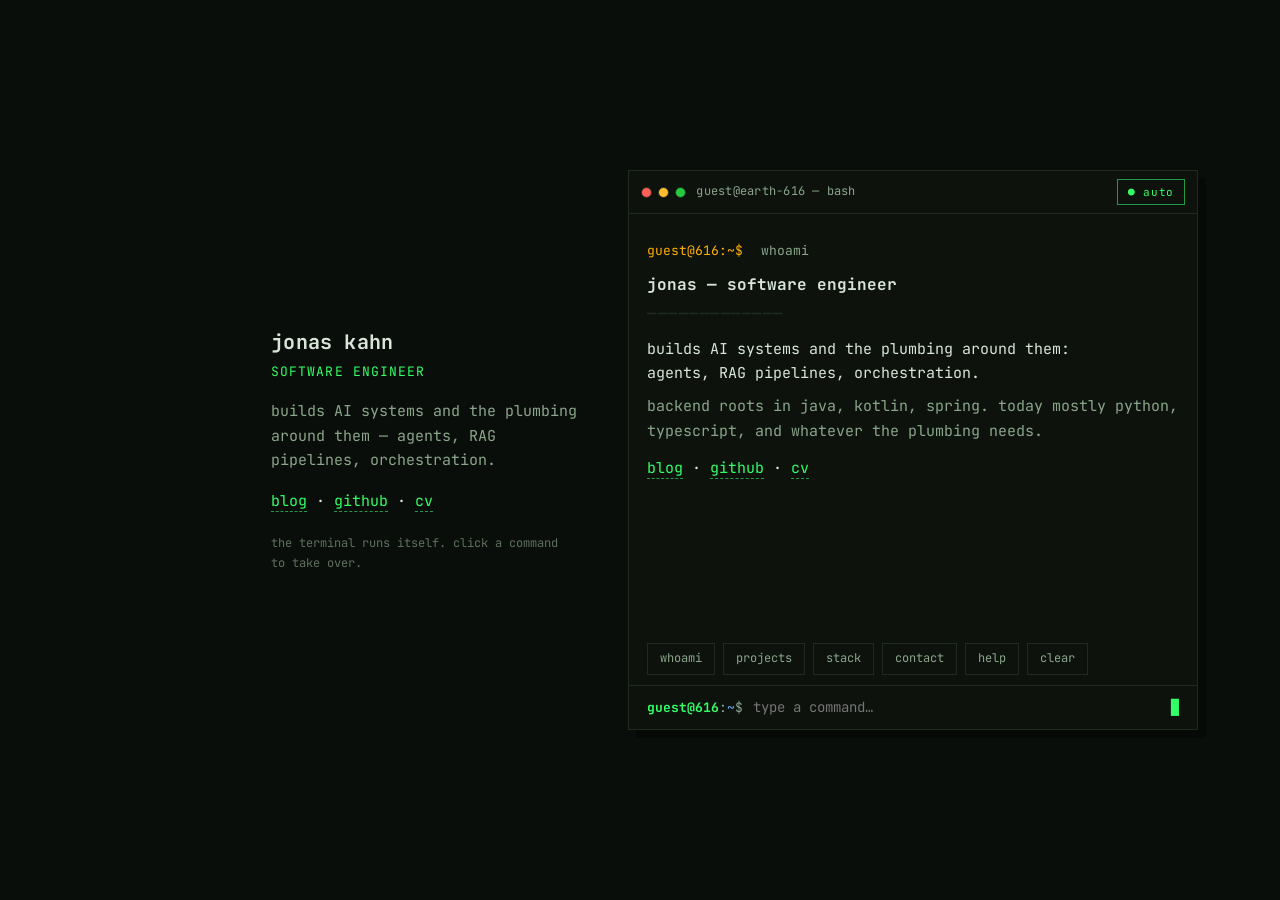
<file: index.html>
<!DOCTYPE html>
<html lang="en">
<head>
<meta charset="UTF-8">
<meta name="viewport" content="width=device-width, initial-scale=1.0">
<title>Jonas Kahn — software engineer</title>
<meta name="description" content="Jonas Kahn (jonaskahn) — software engineer. Builds AI systems and the plumbing around them: agents, RAG pipelines, orchestration. Open source: AskTube, EasyKey and others.">
<meta name="author" content="Jonas Kahn">
<meta name="robots" content="index, follow">
<meta name="theme-color" content="#0a0e0a">
<link rel="canonical" href="https://jonaskahn.github.io/jonaskahn/">
<link rel="icon" href="https://github.com/jonaskahn.png" type="image/png">
<meta property="og:type" content="website">
<meta property="og:site_name" content="Jonas Kahn">
<meta property="og:title" content="Jonas Kahn — software engineer">
<meta property="og:description" content="Builds AI systems and the plumbing around them — agents, RAG pipelines, orchestration.">
<meta property="og:url" content="https://jonaskahn.github.io/jonaskahn/">
<meta property="og:image" content="https://github.com/jonaskahn.png">
<meta name="twitter:card" content="summary">
<meta name="twitter:title" content="Jonas Kahn — software engineer">
<meta name="twitter:description" content="Builds AI systems and the plumbing around them — agents, RAG pipelines, orchestration.">
<meta name="twitter:image" content="https://github.com/jonaskahn.png">
<script type="application/ld+json">
{"@context":"https://schema.org","@type":"Person","name":"Jonas Kahn","alternateName":"jonaskahn","url":"https://jonaskahn.github.io/jonaskahn/","image":"https://github.com/jonaskahn.png","jobTitle":"Software Engineer","description":"Builds AI systems and the plumbing around them — agents, RAG pipelines, orchestration.","knowsAbout":["AI Agents","RAG Pipelines","Orchestration","Java","Kotlin","Spring","Python","FastAPI","TypeScript","Node.js","Vue","Go","Linux"],"sameAs":["https://github.com/jonaskahn","https://me.ifelse.one","https://www.buymeacoffee.com/jonaskahn"]}
</script>
<link rel="preconnect" href="https://fonts.googleapis.com">
<link rel="preconnect" href="https://fonts.gstatic.com" crossorigin>
<link href="https://fonts.googleapis.com/css2?family=JetBrains+Mono:wght@400;700&display=swap" rel="stylesheet">
<link rel="stylesheet" href="style.css">
</head>
<body>
<a class="skip" href="#out">skip to content</a>

<main class="shell">

  <!-- profile: quiet, static -->
  <aside class="profile" aria-label="profile">
    <p class="p-name">jonas kahn</p>
    <p class="p-role">software engineer</p>
    <p class="p-bio">builds AI systems and the plumbing around them — agents, RAG pipelines, orchestration.</p>
    <p class="p-links"><a href="https://me.ifelse.one" target="_blank" rel="noopener">blog</a> · <a href="https://github.com/jonaskahn" target="_blank" rel="noopener">github</a> · <a href="resume.html">cv</a></p>
    <p class="p-hint">the terminal runs itself. click a command to take over.</p>
  </aside>

  <!-- terminal: docked right on desktop, like a default OS terminal -->
  <section class="term" aria-label="terminal">
    <header class="term-bar">
      <span class="dots" aria-hidden="true"><i></i><i></i><i></i></span>
      <span class="term-tab">guest@earth-616 — bash</span>
      <button type="button" class="auto-badge" id="autoBtn" aria-pressed="true" title="pause or resume the automatic tour">● auto</button>
    </header>

    <div class="term-out" id="out">
      <!-- static content: readable with JS off; script.js takes over on load -->
      <p class="cmd-echo"><span class="ps">guest@616:~$</span> whoami</p>
      <p class="name">jonas — software engineer</p>
      <p class="rule">─────────────</p>
      <p>builds AI systems and the plumbing around them:<br>agents, RAG pipelines, orchestration.</p>
      <p class="dim">backend roots in java, kotlin, spring. today mostly python,<br>typescript, and whatever the plumbing needs.</p>
      <p class="links"><a href="https://me.ifelse.one" target="_blank" rel="noopener">blog</a> · <a href="https://github.com/jonaskahn" target="_blank" rel="noopener">github</a> · <a href="resume.html">cv</a></p>
      <hr class="sep">
      <p class="cmd-echo"><span class="ps">guest@616:~$</span> projects</p>
      <ul class="list">
        <li><a href="https://github.com/jonaskahn/asktube" target="_blank" rel="noopener">asktube/</a><span>youtube summarizer and QA with RAG — runs fully local</span></li>
        <li><a href="https://github.com/jonaskahn/unofficial-livecounts-api" target="_blank" rel="noopener">livecounts/</a><span>live counts api for tiktok, youtube, twitter, twitch</span></li>
        <li><a href="https://github.com/jonaskahn/EasyKey" target="_blank" rel="noopener">easykey/</a><span>vietnamese input switcher for macOS, native swift</span></li>
        <li><span class="n">cadence/</span><span>multi-agent AI orchestration platform — private for now</span></li>
        <li><span class="n">tools/</span><span><a href="https://github.com/jonaskahn/maestro" target="_blank" rel="noopener">maestro</a>, <a href="https://github.com/ifelsedotonestd/lens" target="_blank" rel="noopener">lens</a>, <a href="https://github.com/jonaskahn/switchy" target="_blank" rel="noopener">switchy</a> — small utilities</span></li>
        <li><a href="https://github.com/jonaskahn/nomad-consul-vaul-in-production" target="_blank" rel="noopener">notes/</a><span>running nomad, consul and vault in production</span></li>
      </ul>
      <hr class="sep">
      <p class="cmd-echo"><span class="ps">guest@616:~$</span> stack</p>
      <ul class="list">
        <li><span class="n">mostly</span><span>python · typescript/node · java/kotlin/spring</span></li>
        <li><span class="n">sometimes</span><span>vue · go · php/laravel · flutter</span></li>
        <li><span class="n">learning</span><span>swift</span></li>
        <li><span class="n">around</span><span>linux · docker · ci/cd · nomad/consul/vault</span></li>
      </ul>
      <p class="dim">focus: agents, RAG, orchestration — and the plumbing.</p>
      <hr class="sep">
      <p class="cmd-echo"><span class="ps">guest@616:~$</span> contact</p>
      <p><a href="https://me.ifelse.one" target="_blank" rel="noopener">blog</a> — me.ifelse.one<br>
         <a href="https://github.com/jonaskahn" target="_blank" rel="noopener">github</a> — @jonaskahn</p>
      <p class="dim">no talks, no circuit. longer thoughts live on the blog.</p>
    </div>

    <div class="suggest" id="suggest" role="group" aria-label="suggested commands">
      <button type="button" data-cmd="whoami">whoami</button>
      <button type="button" data-cmd="projects">projects</button>
      <button type="button" data-cmd="stack">stack</button>
      <button type="button" data-cmd="contact">contact</button>
      <button type="button" data-cmd="help">help</button>
      <button type="button" data-cmd="clear">clear</button>
    </div>

    <form class="term-in" id="form" autocomplete="off">
      <label for="cmd"><span class="p-user">guest@616</span><span class="p-sep">:</span><span class="p-path">~</span><span class="p-sep">$</span></label>
      <input id="cmd" name="cmd" type="text" autocapitalize="off" spellcheck="false" placeholder="type a command…" aria-label="terminal input">
      <span class="caret" aria-hidden="true">█</span>
      <button type="submit" class="sr-only" tabindex="-1">run</button>
    </form>
  </section>

</main>

<script src="script.js"></script>
</body>
</html>
</file>
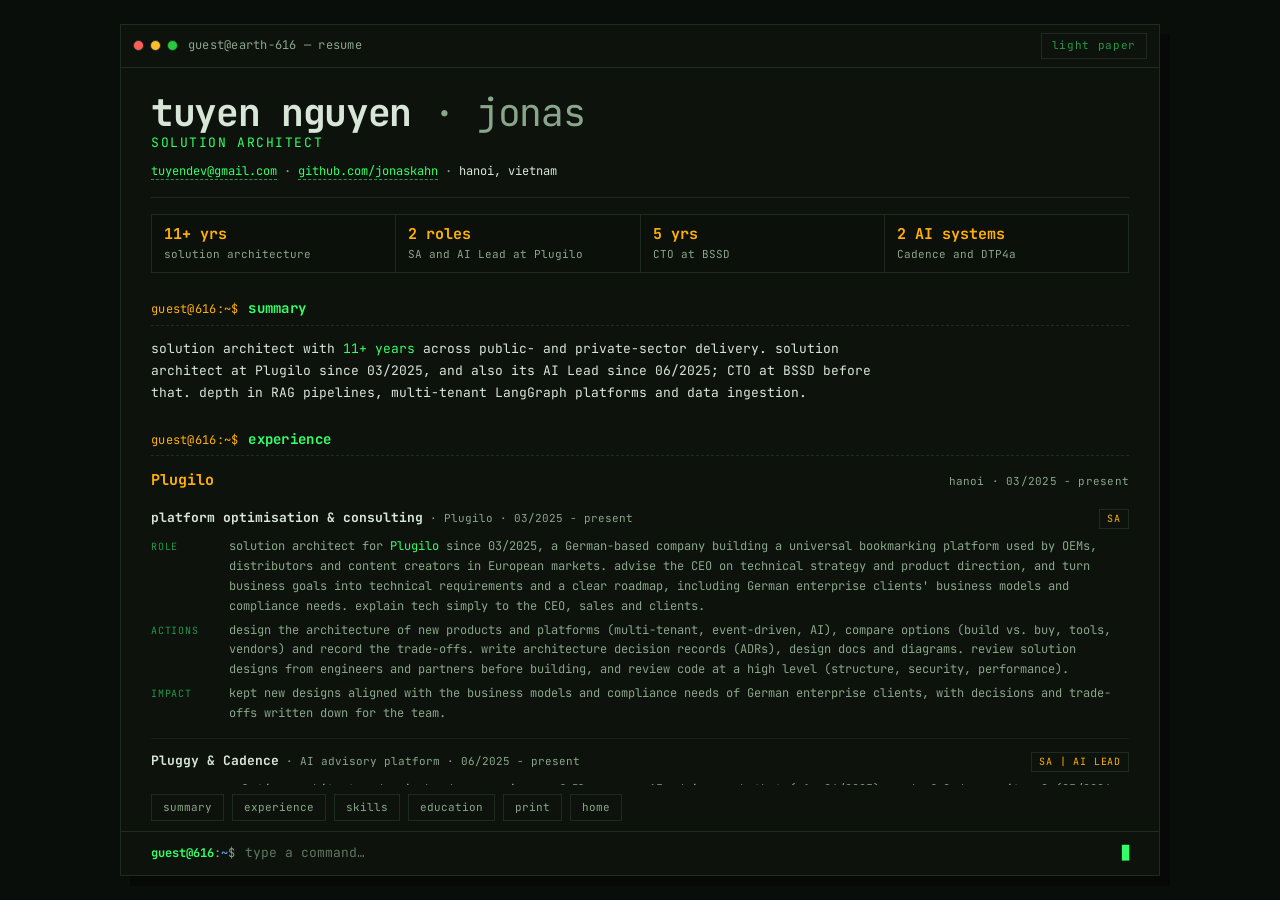
<file: resume.html>
<!doctype html>
<html lang="en" class="no-js">
  <head>
    <meta charset="UTF-8" />
    <meta name="viewport" content="width=device-width, initial-scale=1.0" />
    <title>Tuyen Nguyen — Solution Architect</title>
    <meta
      name="description"
      content="Tuyen Nguyen (jonas) — solution architect with 11+ years across AI systems, RAG pipelines, multi-tenant platforms and data ingestion."
    />
    <meta name="author" content="Tuyen Nguyen" />
    <meta name="robots" content="index, follow" />
    <meta name="theme-color" content="#0a0e0a" />
    <link
      rel="canonical"
      href="https://jonaskahn.github.io/jonaskahn/resume.html"
    />
    <link rel="icon" href="https://github.com/jonaskahn.png" type="image/png" />
    <meta property="og:type" content="profile" />
    <meta property="og:site_name" content="Tuyen Nguyen" />
    <meta property="og:title" content="Tuyen Nguyen — Solution Architect" />
    <meta
      property="og:description"
      content="11+ years in solution architecture, AI systems, RAG pipelines and data ingestion. Solution architect and AI Lead at Plugilo."
    />
    <meta
      property="og:url"
      content="https://jonaskahn.github.io/jonaskahn/resume.html"
    />
    <meta property="og:image" content="https://github.com/jonaskahn.png" />
    <meta property="profile:first_name" content="Tuyen" />
    <meta property="profile:last_name" content="Nguyen" />
    <meta name="twitter:card" content="summary" />
    <meta name="twitter:title" content="Tuyen Nguyen — Solution Architect" />
    <meta
      name="twitter:description"
      content="11+ years in solution architecture, AI systems, RAG pipelines and data ingestion."
    />
    <meta name="twitter:image" content="https://github.com/jonaskahn.png" />
    <script>
      document.documentElement.classList.remove("no-js");
      document.documentElement.classList.add("js");
    </script>
    <link rel="preconnect" href="https://fonts.googleapis.com" />
    <link rel="preconnect" href="https://fonts.gstatic.com" crossorigin />
    <link
      href="https://fonts.googleapis.com/css2?family=JetBrains+Mono:wght@400;500;700&display=swap"
      rel="stylesheet"
    />
    <link rel="stylesheet" href="resume.css" />
  </head>
  <body>
    <a class="skip" href="#resume-out">skip to content</a>

    <main class="resume-shell">
      <section class="term resume-term" aria-label="resume terminal">
        <header class="term-bar">
          <span class="dots" aria-hidden="true"><i></i><i></i><i></i></span>
          <span class="term-tab">guest@earth-616 — resume</span>
          <button
            type="button"
            class="theme-toggle"
            id="themeToggle"
            aria-pressed="false"
            title="toggle light paper preview"
          >
            light paper
          </button>
        </header>

        <div class="term-out resume-out" id="resume-out">
          <header class="resume-head">
            <h1 class="resume-name">tuyen nguyen <span>· jonas</span></h1>
            <p class="resume-role">solution architect</p>
            <p class="resume-contact">
              <a href="mailto:tuyendev@gmail.com">tuyendev@gmail.com</a> ·
              <a
                href="https://github.com/jonaskahn"
                target="_blank"
                rel="noopener"
                >github.com/jonaskahn</a
              >
              ·
              <span>hanoi, vietnam</span>
            </p>
          </header>

          <div class="metrics" role="group" aria-label="career highlights">
            <div class="metric">
              <span class="metric-value">11+ yrs</span
              ><span class="metric-label">solution architecture</span>
            </div>
            <div class="metric">
              <span class="metric-value">2 roles</span
              ><span class="metric-label">SA and AI Lead at Plugilo</span>
            </div>
            <div class="metric">
              <span class="metric-value">5 yrs</span
              ><span class="metric-label">CTO at BSSD</span>
            </div>
            <div class="metric">
              <span class="metric-value">2 AI systems</span
              ><span class="metric-label">Cadence and DTP4a</span>
            </div>
          </div>

          <section class="resume-section" aria-labelledby="summary-title">
            <h2 class="section-title" id="summary">
              <span class="ps" aria-hidden="true">guest@616:~$</span
              ><span id="summary-title">summary</span>
            </h2>
            <p class="summary">
              solution architect with
              <span class="accent">11+ years</span> across public- and
              private-sector delivery. solution architect at Plugilo since
              03/2025, and also its AI Lead since 06/2025; CTO at BSSD before
              that. depth in RAG pipelines, multi-tenant LangGraph platforms and
              data ingestion.
            </p>
          </section>

          <section class="resume-section" aria-labelledby="experience-title">
            <h2 class="section-title" id="experience">
              <span class="ps" aria-hidden="true">guest@616:~$</span
              ><span id="experience-title">experience</span>
            </h2>

            <h3 class="employer">
              <span>Plugilo</span
              ><span class="employer-meta">hanoi · 03/2025 - present</span>
            </h3>

            <article class="entry">
              <header class="entry-head">
                <h4>
                  <span class="entry-name"
                    >platform optimisation &amp; consulting</span
                  ><span class="entry-kind">
                    · Plugilo · 03/2025 - present</span
                  >
                </h4>
                <span class="entry-role">SA</span>
              </header>
              <dl class="entry-details">
                <div class="entry-row">
                  <dt>role</dt>
                  <dd>
                    solution architect for
                    <span class="accent">Plugilo</span> since 03/2025, a
                    German-based company building a universal bookmarking
                    platform used by OEMs, distributors and content creators in
                    European markets. advise the CEO on technical strategy and
                    product direction, and turn business goals into technical
                    requirements and a clear roadmap, including German
                    enterprise clients' business models and compliance needs.
                    explain tech simply to the CEO, sales and clients.
                  </dd>
                </div>
                <div class="entry-row">
                  <dt>actions</dt>
                  <dd>
                    design the architecture of new products and platforms
                    (multi-tenant, event-driven, AI), compare options (build vs.
                    buy, tools, vendors) and record the trade-offs. write
                    architecture decision records (ADRs), design docs and
                    diagrams. review solution designs from engineers and
                    partners before building, and review code at a high level
                    (structure, security, performance).
                  </dd>
                </div>
                <div class="entry-row">
                  <dt>impact</dt>
                  <dd>
                    kept new designs aligned with the business models and
                    compliance needs of German enterprise clients, with
                    decisions and trade-offs written down for the team.
                  </dd>
                </div>
              </dl>
            </article>

            <article class="entry">
              <header class="entry-head">
                <h4>
                  <span class="entry-name">Pluggy &amp; Cadence</span
                  ><span class="entry-kind">
                    · AI advisory platform · 06/2025 - present</span
                  >
                </h4>
                <span class="entry-role">SA | AI Lead</span>
              </header>
              <dl class="entry-details">
                <div class="entry-row">
                  <dt>role</dt>
                  <dd>
                    solution architect and main hands-on engineer of Pluggy, an
                    AI advisory chatbot (v1, 06/2025), and of Cadence, its v2
                    (03/2026 - present): a multi-tenant platform with plugins
                    that runs several LangGraph orchestrators.
                  </dd>
                </div>
                <div class="entry-row">
                  <dt>team</dt>
                  <dd>team of <span class="accent">5</span> people.</dd>
                </div>
                <div class="entry-row">
                  <dt>actions</dt>
                  <dd>
                    main hands-on for solution, design and app structure.
                    designed the multi-tenant,
                    <span class="accent">multi-orchestrator</span> architecture
                    on LangGraph. built Pluggy around a supervisor node that
                    routes each request to the right agent.
                  </dd>
                </div>
                <div class="entry-row">
                  <dt>impact</dt>
                  <dd>
                    building one shared platform where each tenant gets its own
                    orchestrator and advisory chatbot, extended through plugins
                    instead of a separate bot per customer.
                  </dd>
                </div>
              </dl>
            </article>

            <article class="entry">
              <header class="entry-head">
                <h4>
                  <span class="entry-name">DTP4a</span
                  ><span class="entry-kind">
                    · data pipeline for AI · 05/2026 - present</span
                  >
                </h4>
                <span class="entry-role">SA | AI Lead</span>
              </header>
              <dl class="entry-details">
                <div class="entry-row">
                  <dt>role</dt>
                  <dd>
                    solution architect and main hands-on engineer of a
                    multi-tenant ETL service that turns websites, databases and
                    files into AI-ready data.
                  </dd>
                </div>
                <div class="entry-row">
                  <dt>team</dt>
                  <dd>team of <span class="accent">5</span> people.</dd>
                </div>
                <div class="entry-row">
                  <dt>actions</dt>
                  <dd>
                    main hands-on for solution, design and app structure. built
                    code-configured processing chains on FastAPI, RabbitMQ,
                    Redis and PostgreSQL. loaded the results into
                    <span class="accent">Qdrant</span> for retrieval.
                  </dd>
                </div>
                <div class="entry-row">
                  <dt>impact</dt>
                  <dd>
                    new sources and tenants are added by configuration in code,
                    so AI products get retrieval-ready data without a new
                    pipeline for each source.
                  </dd>
                </div>
              </dl>
            </article>

            <article class="entry">
              <header class="entry-head">
                <h4>
                  <span class="entry-name">Crawlbox</span
                  ><span class="entry-kind">
                    · web crawl service · 09/2026 - present</span
                  >
                </h4>
                <span class="entry-role">SA</span>
              </header>
              <dl class="entry-details">
                <div class="entry-row">
                  <dt>role</dt>
                  <dd>
                    solution architect of a service that turns URLs into clean
                    Markdown or HTML.
                  </dd>
                </div>
                <div class="entry-row">
                  <dt>actions</dt>
                  <dd>
                    designed crawl engines in four groups (fast, impersonate,
                    balance, power), each embedded or remote. added ladder rules
                    to improve web crawling.
                  </dd>
                </div>
                <div class="entry-row">
                  <dt>impact</dt>
                  <dd>
                    one simple crawl API with the right engine for each site.
                  </dd>
                </div>
              </dl>
            </article>

            <h3 class="employer">
              <span>BSSD</span
              ><span class="employer-meta"
                >chief technology officer · hanoi · 11/2019 - 02/2025</span
              >
            </h3>
            <p class="employer-intro">
              <span class="accent"
                >consulted on all in-house and outsourced projects and acted as
                solution architect.</span
              >
              built frameworks and CI/CD pipelines, and coached, trained and
              managed engineers. company of 50 people.
            </p>

            <article class="entry">
              <header class="entry-head">
                <h4>
                  <span class="entry-name">AI Chatbot / KnowledgeHub</span
                  ><span class="entry-kind"> · 02/2024 - 02/2025</span>
                </h4>
                <span class="entry-role">CTO</span>
              </header>
              <dl class="entry-details">
                <div class="entry-row">
                  <dt>role</dt>
                  <dd>CTO and solution architect.</dd>
                </div>
                <div class="entry-row">
                  <dt>actions</dt>
                  <dd>
                    built a RAG/GraphRAG chatbot; open source AskTube
                    (github.com/jonaskahn/asktube).
                  </dd>
                </div>
                <div class="entry-row">
                  <dt>impact</dt>
                  <dd>BSSD's first move into AI products.</dd>
                </div>
              </dl>
            </article>

            <article class="entry">
              <header class="entry-head">
                <h4>
                  <span class="entry-name">MDO</span
                  ><span class="entry-kind"> · 06/2021 - 02/2024</span>
                </h4>
                <span class="entry-role">CTO</span>
              </header>
              <dl class="entry-details">
                <div class="entry-row">
                  <dt>role</dt>
                  <dd>CTO and solution architect.</dd>
                </div>
                <div class="entry-row">
                  <dt>actions</dt>
                  <dd>
                    built the multi-tenant modular framework; ran production on
                    Nomad, Consul and Vault.
                  </dd>
                </div>
                <div class="entry-row">
                  <dt>impact</dt>
                  <dd>
                    a digital office for national digital transformation in
                    production.
                  </dd>
                </div>
              </dl>
            </article>

            <article class="entry">
              <header class="entry-head">
                <h4>
                  <span class="entry-name">ILM Loyalty System</span
                  ><span class="entry-kind"> · 11/2019 - 06/2021</span>
                </h4>
                <span class="entry-role">CTO</span>
              </header>
              <dl class="entry-details">
                <div class="entry-row">
                  <dt>role</dt>
                  <dd>CTO and solution architect.</dd>
                </div>
                <div class="entry-row">
                  <dt>actions</dt>
                  <dd>
                    set up the team, frameworks and CI/CD while building the
                    system.
                  </dd>
                </div>
                <div class="entry-row">
                  <dt>impact</dt>
                  <dd>
                    a working loyalty system, delivered while the team and
                    pipelines were set up.
                  </dd>
                </div>
              </dl>
            </article>

            <h3 class="employer"><span>earlier career</span></h3>

            <article class="entry">
              <header class="entry-head">
                <h4>
                  <span class="entry-name">AxonActive</span
                  ><span class="entry-kind">
                    · Swiss-based company · Ho Chi Minh City · 05/2018 -
                    09/2019</span
                  >
                </h4>
                <span class="entry-role">Software Engineer</span>
              </header>
              <dl class="entry-details">
                <div class="entry-row">
                  <dt>role</dt>
                  <dd>
                    team member and developer in Agile/Scrum teams; presenter at
                    Dev Day.
                  </dd>
                </div>
                <div class="entry-row">
                  <dt>actions</dt>
                  <dd>
                    built back-end and front-end for Axon Fintech Credit Highway
                    (team of 10; Axon Ivy, Drools), the Migros HR Workflow demo
                    (team of 6) and Blockchain Dev Day (team of 6; exercises,
                    Solidity).
                  </dd>
                </div>
                <div class="entry-row">
                  <dt>impact</dt>
                  <dd>
                    a banking solution that cuts paperwork at Swiss banks, a
                    flexible HR workflow for Migros, and a blockchain workshop
                    for developers.
                  </dd>
                </div>
              </dl>
            </article>

            <article class="entry">
              <header class="entry-head">
                <h4>
                  <span class="entry-name">HIPT Group</span
                  ><span class="entry-kind"> · 03/2017 - 04/2018</span>
                </h4>
                <span class="entry-role">Software Engineer</span>
              </header>
              <dl class="entry-details">
                <div class="entry-row">
                  <dt>role</dt>
                  <dd>
                    team member; design and prototype adviser; set up the CAMELs
                    framework.
                  </dd>
                </div>
                <div class="entry-row">
                  <dt>actions</dt>
                  <dd>
                    built Vietnam National Price Management (team of 20; common
                    libraries such as Excel import/export) and CAMELs (team of
                    8) on Oracle, EJB/JPA and ADF Faces.
                  </dd>
                </div>
                <div class="entry-row">
                  <dt>impact</dt>
                  <dd>
                    a Ministry of Finance price-management website, and a system
                    that manages other systems.
                  </dd>
                </div>
              </dl>
            </article>

            <article class="entry">
              <header class="entry-head">
                <h4>
                  <span class="entry-name">Viettel Software</span
                  ><span class="entry-kind"> · 02/2015 - 03/2017</span>
                </h4>
                <span class="entry-role">Software Engineer</span>
              </header>
              <dl class="entry-details">
                <div class="entry-row">
                  <dt>role</dt>
                  <dd>
                    developer on BCCS2.0; sub-leader of the Product Management
                    System.
                  </dd>
                </div>
                <div class="entry-row">
                  <dt>actions</dt>
                  <dd>
                    created prototypes and analysis/design documents; built Sale
                    Management (team of 28), Product Management (team of 8) and
                    researched AOP, WSO2 ESB and Solr (team of 2).
                  </dd>
                </div>
                <div class="entry-row">
                  <dt>impact</dt>
                  <dd>
                    sales, customer and product data handled in BCCS2.0, and the
                    technologies the main project needed.
                  </dd>
                </div>
              </dl>
            </article>

            <article class="entry">
              <header class="entry-head">
                <h4>
                  <span class="entry-name">Viettel ICT</span
                  ><span class="entry-kind"> · Convergent Billing System</span>
                </h4>
                <span class="entry-role">Software Engineer</span>
              </header>
              <dl class="entry-details">
                <div class="entry-row">
                  <dt>role</dt>
                  <dd>developer in a team of 30.</dd>
                </div>
                <div class="entry-row">
                  <dt>actions</dt>
                  <dd>
                    built back-end services, database operations, web services
                    and front-end (PrimeFaces); deployed and tested.
                  </dd>
                </div>
                <div class="entry-row">
                  <dt>impact</dt>
                  <dd>payment and billing for the telecommunication field.</dd>
                </div>
              </dl>
            </article>
          </section>

          <section class="resume-section" aria-labelledby="skills-title">
            <h2 class="section-title" id="skills">
              <span class="ps" aria-hidden="true">guest@616:~$</span
              ><span id="skills-title">skills</span>
            </h2>
            <div class="skill-row">
              <span class="skill-label">AI &amp; Data</span>
              <span class="skill-body"
                ><span class="accent">RAG / GraphRAG</span>, LangGraph, Qdrant,
                web crawling, PostgreSQL, Elasticsearch, Solr, RabbitMQ, Redis,
                Oracle, MongoDB.</span
              >
            </div>
            <div class="skill-row">
              <span class="skill-label">Engineering</span>
              <span class="skill-body"
                ><span class="accent">Python</span>, Java, Kotlin, Node.js, Go;
                multi-tenant platforms, microservices, SOA; Agile, Scrum,
                Kanban.</span
              >
            </div>
            <div class="skill-row">
              <span class="skill-label">Infrastructure</span>
              <span class="skill-body"
                ><span class="accent">Kubernetes</span>, Docker, Nomad, Consul,
                Vault, Jenkins, GitLab CI.</span
              >
            </div>
          </section>

          <section class="resume-section" aria-labelledby="education-title">
            <h2 class="section-title" id="education">
              <span class="ps" aria-hidden="true">guest@616:~$</span
              ><span id="education-title">education &amp; languages</span>
            </h2>
            <div class="edu-row">
              <div>
                <span class="edu-school">UET, VNU Hanoi</span
                ><span class="edu-detail">
                  · B.Sc. Software Engineering · GPA 3.05/4.0 · Vietnamese,
                  English</span
                >
              </div>
            </div>
            <div class="edu-row">
              <div>
                <span class="edu-school">Certificates</span
                ><span class="edu-detail">
                  · OOAD &amp; UML 2 (IBM) · Codility Golden Award 2019 · Java
                  SE, Spring 4.x</span
                >
              </div>
            </div>
          </section>
        </div>

        <p class="status-line" id="status" role="status" aria-live="polite"></p>

        <div
          class="suggest resume-suggest"
          id="suggest"
          role="group"
          aria-label="suggested commands"
        >
          <button type="button" data-cmd="summary">summary</button>
          <button type="button" data-cmd="experience">experience</button>
          <button type="button" data-cmd="skills">skills</button>
          <button type="button" data-cmd="education">education</button>
          <button type="button" data-cmd="print">print</button>
          <button type="button" data-cmd="home">home</button>
        </div>

        <form class="term-in resume-prompt" id="form" autocomplete="off">
          <label for="cmd"
            ><span class="p-user">guest@616</span><span class="p-sep">:</span
            ><span class="p-path">~</span><span class="p-sep">$</span></label
          >
          <input
            id="cmd"
            name="cmd"
            type="text"
            autocapitalize="off"
            spellcheck="false"
            placeholder="type a command…"
            aria-label="resume command input"
          />
          <span class="caret" aria-hidden="true">█</span>
          <button type="submit" class="sr-only" tabindex="-1">run</button>
        </form>
      </section>
    </main>

    <script src="resume.js"></script>
  </body>
</html>
</file>
<file: style.css>
:root{
  --bg:#0a0e0a;
  --panel:#0d120d;
  --line:#1e2b1e;
  --green:#33ff66;
  --green-txt:#24984a;
  --amber:#ffb000;
  --white:#d8e6d8;
  --dim:#8aa68a;
  --mono:"JetBrains Mono",ui-monospace,SFMono-Regular,Menlo,Consolas,monospace;
}
*{box-sizing:border-box;margin:0;padding:0}
html,body{height:100%}
body{
  background:var(--bg);color:var(--white);font-family:var(--mono);
  font-size:15px;line-height:1.65;-webkit-font-smoothing:antialiased;
  overflow:hidden;
}
::selection{background:var(--green);color:#041004}
a{color:var(--green);text-decoration:none;border-bottom:1px dashed var(--green-txt)}
a:hover,a:focus-visible{color:var(--amber);border-color:var(--amber)}
:focus-visible{outline:2px solid var(--amber);outline-offset:2px}
.sr-only{position:absolute;width:1px;height:1px;padding:0;margin:-1px;overflow:hidden;clip:rect(0,0,0,0);white-space:nowrap;border:0}
.skip{position:fixed;top:-60px;left:12px;z-index:10;background:var(--green);color:#000;padding:8px 12px;font-weight:700}
.skip:focus{top:12px}

/* ── shell: profile left, terminal docked right (as a default OS terminal) ── */
.shell{
  height:100dvh;
  display:grid;grid-template-columns:1fr 1.15fr;
  gap:clamp(20px,4vw,56px);
  max-width:1180px;margin:0 auto;
  padding:clamp(14px,3vw,32px);
}

/* profile pane */
.profile{
  align-self:center;justify-self:end;max-width:34ch;
  display:flex;flex-direction:column;gap:2px;
}
.p-name{font-size:20px;font-weight:700;letter-spacing:.01em}
.p-role{color:var(--green);font-size:13px;letter-spacing:.08em;text-transform:uppercase}
.p-bio{color:var(--dim);margin-top:14px!important}
.p-links{margin-top:14px!important}
.p-hint{color:var(--dim);opacity:.65;font-size:12px;margin-top:18px!important}

/* ── terminal window, right side ── */
.term{
  display:flex;flex-direction:column;gap:10px;min-width:0;min-height:0;
  /* window, not a panel: natural terminal height, vertically centered */
  height:min(560px,72dvh);
  align-self:center;
  background:var(--panel);border:1px solid var(--line);
  box-shadow:8px 8px 0 rgba(0,0,0,.35);
}
.term-bar{
  display:flex;align-items:center;gap:10px;
  padding:8px 12px;border-bottom:1px solid var(--line);
  font-size:12px;color:var(--dim);flex-shrink:0;
}
.dots{display:flex;gap:6px;flex-shrink:0}
.dots i{width:11px;height:11px;border-radius:50%;background:#222;display:block;border:1px solid var(--line)}
.dots i:nth-child(1){background:#ff5f56}
.dots i:nth-child(2){background:#ffbd2e}
.dots i:nth-child(3){background:#27c93f}
.term-tab{flex:1;overflow:hidden;text-overflow:ellipsis;white-space:nowrap;letter-spacing:.02em}
.auto-badge{
  background:transparent;border:1px solid var(--line);color:var(--green-txt);
  font:inherit;font-size:11px;padding:3px 10px;cursor:pointer;letter-spacing:.06em;flex-shrink:0;
}
.auto-badge[aria-pressed="true"]{color:var(--green);border-color:var(--green-txt)}
.auto-badge:hover{border-color:var(--green);color:var(--green)}

/* output pane — only this scrolls, and only when output overflows */
.term-out{
  flex:1;min-height:0;overflow-y:auto;scrollbar-width:thin;
  padding:16px 18px;
}
.term-out p{margin:0 0 2px}
.cmd-echo{color:var(--dim);margin:18px 0 10px!important;font-size:13px}
.cmd-echo:first-child{margin-top:0!important}
.ps{color:var(--amber);margin-right:10px}
.name{font-weight:700;font-size:16px}
.rule{color:var(--line);margin:4px 0 10px!important;letter-spacing:.1em}
.dim{color:var(--dim);margin-top:8px!important}
.notice{color:var(--amber);font-size:12px;margin:2px 0 8px!important;opacity:.9}
.sep{border:0;border-top:1px dashed var(--line);margin:20px 0 0}

/* content lists */
.list{list-style:none;margin:6px 0 4px}
.list li{
  display:grid;grid-template-columns:150px 1fr;gap:14px;
  padding:5px 0;font-size:14px;
}
.list li .n{color:var(--white);font-weight:700}
.list li span:last-child{color:var(--dim)}
.links{margin-top:12px!important}

/* suggested commands */
.suggest{display:flex;flex-wrap:wrap;gap:8px;flex-shrink:0;padding:0 18px}
.suggest button{
  background:transparent;border:1px solid var(--line);color:var(--dim);
  font:inherit;font-size:12px;padding:5px 12px;cursor:pointer;
}
.suggest button:hover,.suggest button:focus-visible{border-color:var(--green);color:var(--green)}
.suggest button.exec{border-color:var(--amber);color:var(--amber)}

/* prompt */
.term-in{
  display:flex;align-items:center;gap:10px;flex-shrink:0;
  border-top:1px solid var(--line);padding:10px 18px;
}
.term-in label{font-size:13px;white-space:nowrap;flex-shrink:0}
.p-user{color:var(--green);font-weight:700}
.p-path{color:#6ab0ff}
.p-sep{color:var(--dim)}
.term-in input{
  flex:1;background:transparent;border:0;outline:0;
  color:var(--white);font:inherit;font-size:14px;min-width:0;
}
.caret{color:var(--green);animation:blink 1.1s steps(1) infinite;font-size:13px}
@keyframes blink{50%{opacity:0}}

/* ── responsive ── */
@media (max-width:1024px){
  .shell{grid-template-columns:1fr 1.25fr;gap:20px}
  .profile{justify-self:start}
}
@media (max-width:820px){
  body{overflow:auto}
  .shell{
    height:auto;min-height:100dvh;grid-template-columns:1fr;
    gap:18px;
  }
  .profile{justify-self:start;max-width:none;align-self:start}
  .p-hint{display:none}
  .term{height:auto;min-height:68dvh;align-self:start}
}
@media (max-width:640px){
  body{font-size:14px}
  .term-out{padding:12px 14px}
  .suggest{padding:0 14px}
  .term-in{padding:10px 14px}
  .term-in label{font-size:12px}
  .list li{grid-template-columns:1fr;gap:0;padding:7px 0}
  .list li span:last-child{font-size:13px}
}
@media (prefers-reduced-motion:reduce){
  .caret{animation:none}
}
</file>
<file: resume.css>
:root {
  --bg: #0a0e0a;
  --panel: #0d120d;
  --panel-2: #0b100b;
  --line: #1e2b1e;
  --line-soft: #172217;
  --green: #33ff66;
  --green-txt: #24984a;
  --amber: #ffb000;
  --white: #d8e6d8;
  --dim: #8aa68a;
  --muted: #5f7860;
  --paper: #f5f4ed;
  --paper-panel: #faf9f5;
  --paper-line: #d9d7cb;
  --paper-ink: #141413;
  --paper-dim: #5d5c56;
  --paper-brand: #1b365d;
  --mono: "JetBrains Mono", ui-monospace, SFMono-Regular, Menlo, Consolas,
    monospace;
}
* {
  box-sizing: border-box;
  margin: 0;
  padding: 0;
}
html {
  height: 100%;
  scroll-behavior: smooth;
}
body {
  min-height: 100%;
  background: var(--bg);
  color: var(--white);
  font-family: var(--mono);
  font-size: 14px;
  line-height: 1.6;
  -webkit-font-smoothing: antialiased;
  overflow: hidden;
}
::selection {
  background: var(--green);
  color: #041004;
}
a {
  color: var(--green);
  text-decoration: none;
  border-bottom: 1px dashed var(--green-txt);
}
a:hover,
a:focus-visible {
  color: var(--amber);
  border-color: var(--amber);
}
:focus-visible {
  outline: 2px solid var(--amber);
  outline-offset: 2px;
}
.sr-only {
  position: absolute;
  width: 1px;
  height: 1px;
  padding: 0;
  margin: -1px;
  overflow: hidden;
  clip: rect(0, 0, 0, 0);
  white-space: nowrap;
  border: 0;
}
.skip {
  position: fixed;
  top: -60px;
  left: 12px;
  z-index: 20;
  background: var(--green);
  color: #000;
  padding: 8px 12px;
  font-weight: 700;
}
.skip:focus {
  top: 12px;
}

/* terminal shell: centered, fixed viewport, only the output scrolls */
.resume-shell {
  height: 100dvh;
  display: flex;
  align-items: center;
  justify-content: center;
  padding: 24px;
}
.resume-term {
  width: min(1040px, 100%);
  height: min(900px, calc(100dvh - 48px));
  display: flex;
  flex-direction: column;
  min-height: 0;
  background: var(--panel);
  border: 1px solid var(--line);
  box-shadow: 10px 10px 0 rgba(0, 0, 0, 0.35);
}
.term-bar {
  display: flex;
  align-items: center;
  gap: 10px;
  padding: 8px 12px;
  border-bottom: 1px solid var(--line);
  font-size: 12px;
  color: var(--dim);
  flex-shrink: 0;
}
.dots {
  display: flex;
  gap: 6px;
  flex-shrink: 0;
}
.dots i {
  width: 11px;
  height: 11px;
  border-radius: 50%;
  background: #222;
  display: block;
  border: 1px solid var(--line);
}
.dots i:nth-child(1) {
  background: #ff5f56;
}
.dots i:nth-child(2) {
  background: #ffbd2e;
}
.dots i:nth-child(3) {
  background: #27c93f;
}
.term-tab {
  flex: 1;
  overflow: hidden;
  text-overflow: ellipsis;
  white-space: nowrap;
  letter-spacing: 0.02em;
}
.theme-toggle {
  background: transparent;
  border: 1px solid var(--line);
  color: var(--green-txt);
  font: inherit;
  font-size: 11px;
  padding: 3px 10px;
  cursor: pointer;
  letter-spacing: 0.06em;
  flex-shrink: 0;
}
.theme-toggle:hover,
.theme-toggle:focus-visible {
  border-color: var(--green);
  color: var(--green);
}
.theme-toggle[aria-pressed="true"] {
  color: var(--amber);
  border-color: var(--amber);
}

.resume-out {
  flex: 1;
  min-height: 0;
  overflow-y: auto;
  overscroll-behavior: contain;
  scrollbar-width: thin;
  padding: 24px 30px 30px;
}
.resume-out p {
  margin: 0;
}

/* header + metrics */
.resume-head {
  padding-bottom: 16px;
  border-bottom: 1px solid var(--line);
}
.resume-name {
  font-size: clamp(24px, 4vw, 38px);
  line-height: 1.1;
  font-weight: 700;
  letter-spacing: -0.035em;
}
.resume-name span {
  color: var(--dim);
  font-weight: 400;
}
.resume-role {
  color: var(--green);
  font-size: 13px;
  letter-spacing: 0.12em;
  text-transform: uppercase;
  margin-top: 6px;
}
.resume-contact {
  color: var(--dim);
  font-size: 12px;
  margin-top: 8px !important;
  overflow-wrap: anywhere;
}
.resume-contact span {
  color: var(--white);
}
.metrics {
  display: grid;
  grid-template-columns: repeat(4, minmax(0, 1fr));
  gap: 1px;
  background: var(--line);
  border: 1px solid var(--line);
  margin: 16px 0 22px;
}
.metric {
  background: var(--panel-2);
  padding: 10px 12px;
  min-width: 0;
}
.metric-value {
  display: block;
  color: var(--amber);
  font-weight: 700;
  font-size: 15px;
  line-height: 1.25;
  white-space: nowrap;
}
.metric-label {
  display: block;
  color: var(--dim);
  font-size: 11px;
  line-height: 1.35;
  margin-top: 3px;
}

/* command-echo section headings */
.resume-section {
  scroll-margin-top: 18px;
}
.section-title {
  display: flex;
  align-items: baseline;
  gap: 10px;
  font-size: 14px;
  line-height: 1.4;
  font-weight: 700;
  color: var(--green);
  margin: 26px 0 12px;
  padding-bottom: 6px;
  border-bottom: 1px dashed var(--line);
  letter-spacing: 0.02em;
  text-transform: lowercase;
}
.section-title .ps {
  color: var(--amber);
  font-weight: 400;
  font-size: 12px;
  flex-shrink: 0;
}
.section-title::after {
  content: "";
  flex: 1;
  height: 1px;
}
.resume-section.target .section-title {
  animation: section-flash 1.4s ease-out;
}
@keyframes section-flash {
  0%,
  100% {
    background: transparent;
    border-color: var(--line);
  }
  15%,
  55% {
    background: rgba(255, 176, 0, 0.12);
    border-color: var(--amber);
  }
}

.summary {
  color: var(--white);
  font-size: 13px;
  line-height: 1.7;
  max-width: 92ch;
}
.accent {
  color: var(--green);
}

/* experience */
.employer {
  display: flex;
  align-items: baseline;
  justify-content: space-between;
  gap: 14px;
  flex-wrap: wrap;
  margin: 22px 0 4px;
  font-size: 15px;
  font-weight: 700;
  color: var(--amber);
}
.employer:first-of-type {
  margin-top: 6px;
}
.employer-meta {
  font-size: 11px;
  font-weight: 400;
  color: var(--dim);
  letter-spacing: 0.02em;
}
.employer-intro {
  color: var(--dim);
  font-size: 12px;
  line-height: 1.65;
  margin: 2px 0 6px !important;
}
.entry {
  padding: 12px 0;
  border-bottom: 1px solid var(--line-soft);
  break-inside: avoid;
}
.entry:last-child {
  border-bottom: 0;
}
.entry-head {
  display: flex;
  align-items: baseline;
  justify-content: space-between;
  gap: 12px;
}
.entry-head h4 {
  font-size: 13px;
  line-height: 1.5;
  font-weight: 700;
  color: var(--white);
  min-width: 0;
}
.entry-name {
  color: var(--white);
}
.entry-kind {
  color: var(--dim);
  font-weight: 400;
  font-size: 11px;
}
.entry-role {
  flex-shrink: 0;
  color: var(--amber);
  border: 1px solid var(--line);
  padding: 1px 7px;
  font-size: 10px;
  font-weight: 400;
  letter-spacing: 0.08em;
  text-transform: uppercase;
  white-space: nowrap;
}
.entry-details {
  margin-top: 6px;
}
.entry-row {
  display: grid;
  grid-template-columns: 68px minmax(0, 1fr);
  gap: 10px;
  padding: 2px 0;
}
.entry-row dt {
  color: var(--green-txt);
  font-size: 10px;
  letter-spacing: 0.08em;
  text-transform: uppercase;
  padding-top: 2px;
}
.entry-row dd {
  color: var(--dim);
  font-size: 12px;
  line-height: 1.65;
}

/* skills + education */
.skill-row {
  display: grid;
  grid-template-columns: 112px minmax(0, 1fr);
  gap: 14px;
  padding: 8px 0;
  border-bottom: 1px dotted var(--line-soft);
  align-items: baseline;
}
.skill-row:last-child {
  border-bottom: 0;
}
.skill-label {
  color: var(--green);
  font-size: 10px;
  letter-spacing: 0.08em;
  text-transform: uppercase;
}
.skill-body {
  color: var(--dim);
  font-size: 12px;
  line-height: 1.65;
}
.edu-row {
  padding: 8px 0;
  border-bottom: 1px dotted var(--line-soft);
}
.edu-row:last-child {
  border-bottom: 0;
}
.edu-school {
  color: var(--white);
  font-weight: 700;
  font-size: 13px;
}
.edu-detail {
  color: var(--dim);
  font-size: 12px;
}

/* status + command chips + prompt */
.status-line {
  min-height: 17px;
  padding: 0 30px;
  color: var(--amber);
  font-size: 11px;
  line-height: 1.4;
  flex-shrink: 0;
}
.status-line:empty {
  min-height: 0;
  padding: 0;
}
.resume-suggest {
  display: flex;
  flex-wrap: wrap;
  gap: 8px;
  flex-shrink: 0;
  padding: 9px 30px 0;
}
.resume-suggest button {
  background: transparent;
  border: 1px solid var(--line);
  color: var(--dim);
  font: inherit;
  font-size: 11px;
  padding: 4px 11px;
  cursor: pointer;
}
.resume-suggest button:hover,
.resume-suggest button:focus-visible {
  border-color: var(--green);
  color: var(--green);
}
.resume-suggest button.exec {
  border-color: var(--amber);
  color: var(--amber);
}
.resume-prompt {
  display: flex;
  align-items: center;
  gap: 10px;
  flex-shrink: 0;
  border-top: 1px solid var(--line);
  padding: 11px 30px;
  margin-top: 10px;
}
.resume-prompt label {
  font-size: 12px;
  white-space: nowrap;
  flex-shrink: 0;
}
.p-user {
  color: var(--green);
  font-weight: 700;
}
.p-path {
  color: #6ab0ff;
}
.p-sep {
  color: var(--dim);
}
.resume-prompt input {
  flex: 1;
  background: transparent;
  border: 0;
  outline: 0;
  color: var(--white);
  font: inherit;
  font-size: 13px;
  min-width: 0;
}
.resume-prompt input::placeholder {
  color: var(--muted);
}
.caret {
  color: var(--green);
  animation: blink 1.1s steps(1) infinite;
  font-size: 12px;
}
@keyframes blink {
  50% {
    opacity: 0;
  }
}

/* no JavaScript: full document, no terminal interaction */
.no-js body {
  overflow: auto;
}
.no-js .resume-shell {
  height: auto;
  display: block;
  padding: 0;
}
.no-js .resume-term {
  width: 100%;
  height: auto;
  border: 0;
  box-shadow: none;
}
.no-js .resume-out {
  overflow: visible;
}
.no-js .resume-suggest,
.no-js .resume-prompt,
.no-js .theme-toggle,
.no-js .status-line {
  display: none;
}
.js:not(.enhanced) .resume-suggest,
.js:not(.enhanced) .resume-prompt,
.js:not(.enhanced) .theme-toggle,
.js:not(.enhanced) .status-line {
  display: none;
}

/* light paper preview on screen */
body.light {
  background: #d9d7cb;
  color: var(--paper-ink);
}
body.light .resume-term {
  background: var(--paper-panel);
  border-color: #b9b6aa;
  box-shadow: 10px 10px 0 rgba(0, 0, 0, 0.12);
}
body.light .term-bar {
  border-color: var(--paper-line);
  color: var(--paper-dim);
}
body.light .resume-head,
body.light .entry,
body.light .section-title {
  border-color: var(--paper-line);
}
body.light .resume-name,
body.light .entry-name,
body.light .entry-head h4,
body.light .edu-school,
body.light .resume-contact span,
body.light .summary {
  color: var(--paper-ink);
}
body.light .resume-name span,
body.light .resume-contact,
body.light .entry-kind,
body.light .entry-row dd,
body.light .skill-body,
body.light .edu-detail,
body.light .employer-meta,
body.light .employer-intro {
  color: var(--paper-dim);
}
body.light .resume-role,
body.light .section-title,
body.light .skill-label,
body.light .accent,
body.light a {
  color: var(--paper-brand);
}
body.light .section-title .ps,
body.light .metric-value,
body.light .entry-role,
body.light .employer {
  color: #8a5a00;
}
body.light .metrics {
  background: var(--paper-line);
  border-color: var(--paper-line);
}
body.light .metric {
  background: var(--paper);
}
body.light .metric-label {
  color: var(--paper-dim);
}
body.light .entry-role {
  border-color: var(--paper-line);
}
body.light .resume-prompt {
  border-color: var(--paper-line);
}
body.light .resume-prompt input {
  color: var(--paper-ink);
}
body.light .resume-suggest button {
  border-color: var(--paper-line);
  color: var(--paper-dim);
}
body.light .resume-suggest button.exec {
  color: #8a5a00;
  border-color: #8a5a00;
}

/* mobile: normal document flow, full width */
@media (max-width: 760px) {
  body {
    overflow: auto;
    font-size: 13px;
  }
  .resume-shell {
    height: auto;
    display: block;
    padding: 0;
  }
  .resume-term {
    width: 100%;
    height: auto;
    min-height: 100dvh;
    border: 0;
    box-shadow: none;
  }
  .resume-out {
    overflow: visible;
    padding: 20px 18px 24px;
  }
  .term-bar {
    padding: 9px 14px;
  }
  .metrics {
    grid-template-columns: repeat(2, minmax(0, 1fr));
  }
  .metric-value {
    font-size: 14px;
    white-space: normal;
  }
  .entry-head {
    display: block;
  }
  .entry-role {
    display: inline-block;
    margin-top: 5px;
  }
  .entry-row {
    grid-template-columns: 1fr;
    gap: 1px;
    padding: 4px 0;
  }
  .entry-row dt {
    padding-top: 0;
  }
  .skill-row {
    grid-template-columns: 1fr;
    gap: 2px;
  }
  .status-line {
    padding: 0 18px;
  }
  .resume-suggest {
    padding: 9px 18px 0;
  }
  .resume-prompt {
    padding: 11px 18px;
    margin-top: 10px;
  }
}

@media (prefers-reduced-motion: reduce) {
  html {
    scroll-behavior: auto;
  }
  .caret {
    animation: none;
  }
  .resume-section.target .section-title {
    animation: none;
    background: rgba(255, 176, 0, 0.12);
    border-color: var(--amber);
  }
}

/* A4 print: light paper by default, terminal chrome and interaction hidden */
@page {
  size: A4;
  margin: 14mm;
}
@media print {
  :root {
    --print-ink: #141413;
    --print-dim: #4d4c47;
    --print-line: #d3d0c4;
    --print-brand: #1b365d;
    --print-amber: #8a5a00;
  }
  html,
  body {
    height: auto !important;
    min-height: 0 !important;
    overflow: visible !important;
    background: #fff !important;
    color: var(--print-ink) !important;
    font-size: 9pt;
  }
  body {
    line-height: 1.32;
  }
  .skip,
  .term-bar,
  .theme-toggle,
  .status-line,
  .resume-suggest,
  .resume-prompt,
  .term-tab,
  .dots {
    display: none !important;
  }
  .resume-shell {
    display: block !important;
    height: auto !important;
    padding: 0 !important;
  }
  .resume-term {
    display: block !important;
    width: auto !important;
    height: auto !important;
    min-height: 0 !important;
    border: 0 !important;
    box-shadow: none !important;
    background: #fff !important;
  }
  .resume-out {
    display: block !important;
    height: auto !important;
    max-height: none !important;
    overflow: visible !important;
    padding: 0 !important;
  }
  .resume-head {
    padding-bottom: 3mm !important;
    border-color: var(--print-line) !important;
  }
  .resume-name {
    font-size: 22pt !important;
    color: var(--print-ink) !important;
  }
  .resume-name span {
    color: var(--print-dim) !important;
  }
  .resume-role {
    font-size: 8.5pt !important;
    color: var(--print-brand) !important;
    margin-top: 1mm !important;
  }
  .resume-contact {
    font-size: 8.6pt !important;
    color: var(--print-dim) !important;
    margin-top: 1.5mm !important;
  }
  .resume-contact span {
    color: var(--print-dim) !important;
  }
  a {
    color: var(--print-brand) !important;
    border: 0 !important;
  }
  .metrics {
    grid-template-columns: repeat(4, minmax(0, 1fr)) !important;
    margin: 2.4mm 0 3.2mm !important;
    background: var(--print-line) !important;
    border-color: var(--print-line) !important;
    break-inside: avoid;
  }
  .metric {
    background: #faf9f5 !important;
    padding: 1.6mm 2mm !important;
  }
  .metric-value {
    font-size: 10pt !important;
    color: var(--print-amber) !important;
    white-space: nowrap !important;
  }
  .metric-label {
    font-size: 7.5pt !important;
    color: var(--print-dim) !important;
    margin-top: 0.3mm !important;
  }
  .section-title {
    font-size: 10.5pt !important;
    color: var(--print-ink) !important;
    margin: 2.2mm 0 0.9mm !important;
    padding-bottom: 0.8mm !important;
    border-color: var(--print-line) !important;
    break-after: avoid;
  }
  .section-title .ps {
    display: none !important;
  }
  .summary {
    font-size: 9pt !important;
    line-height: 1.45 !important;
    color: var(--print-ink) !important;
    max-width: none !important;
  }
  .accent {
    color: var(--print-brand) !important;
  }
  .employer {
    font-size: 10pt !important;
    color: var(--print-ink) !important;
    margin: 3mm 0 0.8mm !important;
    break-after: avoid;
  }
  .employer:first-of-type {
    margin-top: 0 !important;
  }
  .employer-meta {
    font-size: 7.5pt !important;
    color: var(--print-dim) !important;
  }
  .employer-intro {
    font-size: 8.6pt !important;
    line-height: 1.4 !important;
    color: var(--print-dim) !important;
    break-after: avoid;
  }
  .entry {
    padding: 0.7mm 0 !important;
    border-color: var(--print-line) !important;
    break-inside: avoid;
  }
  .entry-head h4 {
    font-size: 9.4pt !important;
    color: var(--print-ink) !important;
  }
  .entry-name {
    color: var(--print-ink) !important;
  }
  .entry-kind {
    font-size: 8pt !important;
    color: var(--print-dim) !important;
  }
  .entry-role {
    font-size: 6.5pt !important;
    color: var(--print-amber) !important;
    border-color: var(--print-line) !important;
    padding: 0 1.2mm !important;
  }
  .entry-details {
    margin-top: 0.8mm !important;
  }
  .entry-row {
    grid-template-columns: 12mm minmax(0, 1fr) !important;
    gap: 2mm !important;
    padding: 0.2mm 0 !important;
  }
  .entry-row dt {
    font-size: 6.5pt !important;
    color: var(--print-brand) !important;
    padding-top: 0.3mm !important;
  }
  .entry-row dd {
    font-size: 9pt !important;
    line-height: 1.36 !important;
    color: var(--print-ink) !important;
  }
  .skill-row {
    grid-template-columns: 27mm minmax(0, 1fr) !important;
    gap: 2mm !important;
    padding: 0.8mm 0 !important;
    border-color: var(--print-line) !important;
    break-inside: avoid;
  }
  .skill-label {
    font-size: 7pt !important;
    color: var(--print-brand) !important;
    white-space: nowrap !important;
  }
  .skill-body {
    font-size: 9pt !important;
    color: var(--print-ink) !important;
  }
  .edu-row {
    padding: 0.8mm 0 !important;
    border-color: var(--print-line) !important;
    break-inside: avoid;
  }
  .edu-school {
    font-size: 9pt !important;
    color: var(--print-ink) !important;
  }
  .edu-detail {
    font-size: 8.8pt !important;
    color: var(--print-dim) !important;
  }
  .resume-section {
    break-inside: auto;
  }
  .resume-head,
  .metrics,
  .section-title,
  .employer,
  .employer-intro,
  .entry,
  .skill-row,
  .edu-row {
    break-inside: avoid;
  }
}

/* explicit dark print variant */
@media print {
  body.print-dark {
    background: #0a0e0a !important;
    color: #d8e6d8 !important;
    -webkit-print-color-adjust: exact;
    print-color-adjust: exact;
  }
  body.print-dark .resume-term {
    background: #0d120d !important;
    border-color: #1e2b1e !important;
  }
  body.print-dark .resume-out {
    background: #0d120d !important;
  }
  body.print-dark .resume-name,
  body.print-dark .entry-name,
  body.print-dark .entry-head h4,
  body.print-dark .edu-school,
  body.print-dark .resume-contact span {
    color: #d8e6d8 !important;
  }
  body.print-dark .resume-name span,
  body.print-dark .resume-contact,
  body.print-dark .entry-kind,
  body.print-dark .entry-row dd,
  body.print-dark .skill-body,
  body.print-dark .edu-detail,
  body.print-dark .employer-meta,
  body.print-dark .employer-intro {
    color: #8aa68a !important;
  }
  body.print-dark .resume-role,
  body.print-dark .section-title,
  body.print-dark .skill-label,
  body.print-dark .accent,
  body.print-dark a {
    color: #33ff66 !important;
  }
  body.print-dark .section-title .ps,
  body.print-dark .metric-value,
  body.print-dark .entry-role,
  body.print-dark .employer {
    color: #ffb000 !important;
  }
  body.print-dark .metrics {
    background: #1e2b1e !important;
    border-color: #1e2b1e !important;
  }
  body.print-dark .metric {
    background: #0b100b !important;
  }
  body.print-dark .metric-label {
    color: #8aa68a !important;
  }
  body.print-dark .summary {
    color: #d8e6d8 !important;
  }
  body.print-dark .resume-head,
  body.print-dark .entry,
  body.print-dark .section-title,
  body.print-dark .entry-role,
  body.print-dark .skill-row,
  body.print-dark .edu-row {
    border-color: #1e2b1e !important;
  }
}
</file>
